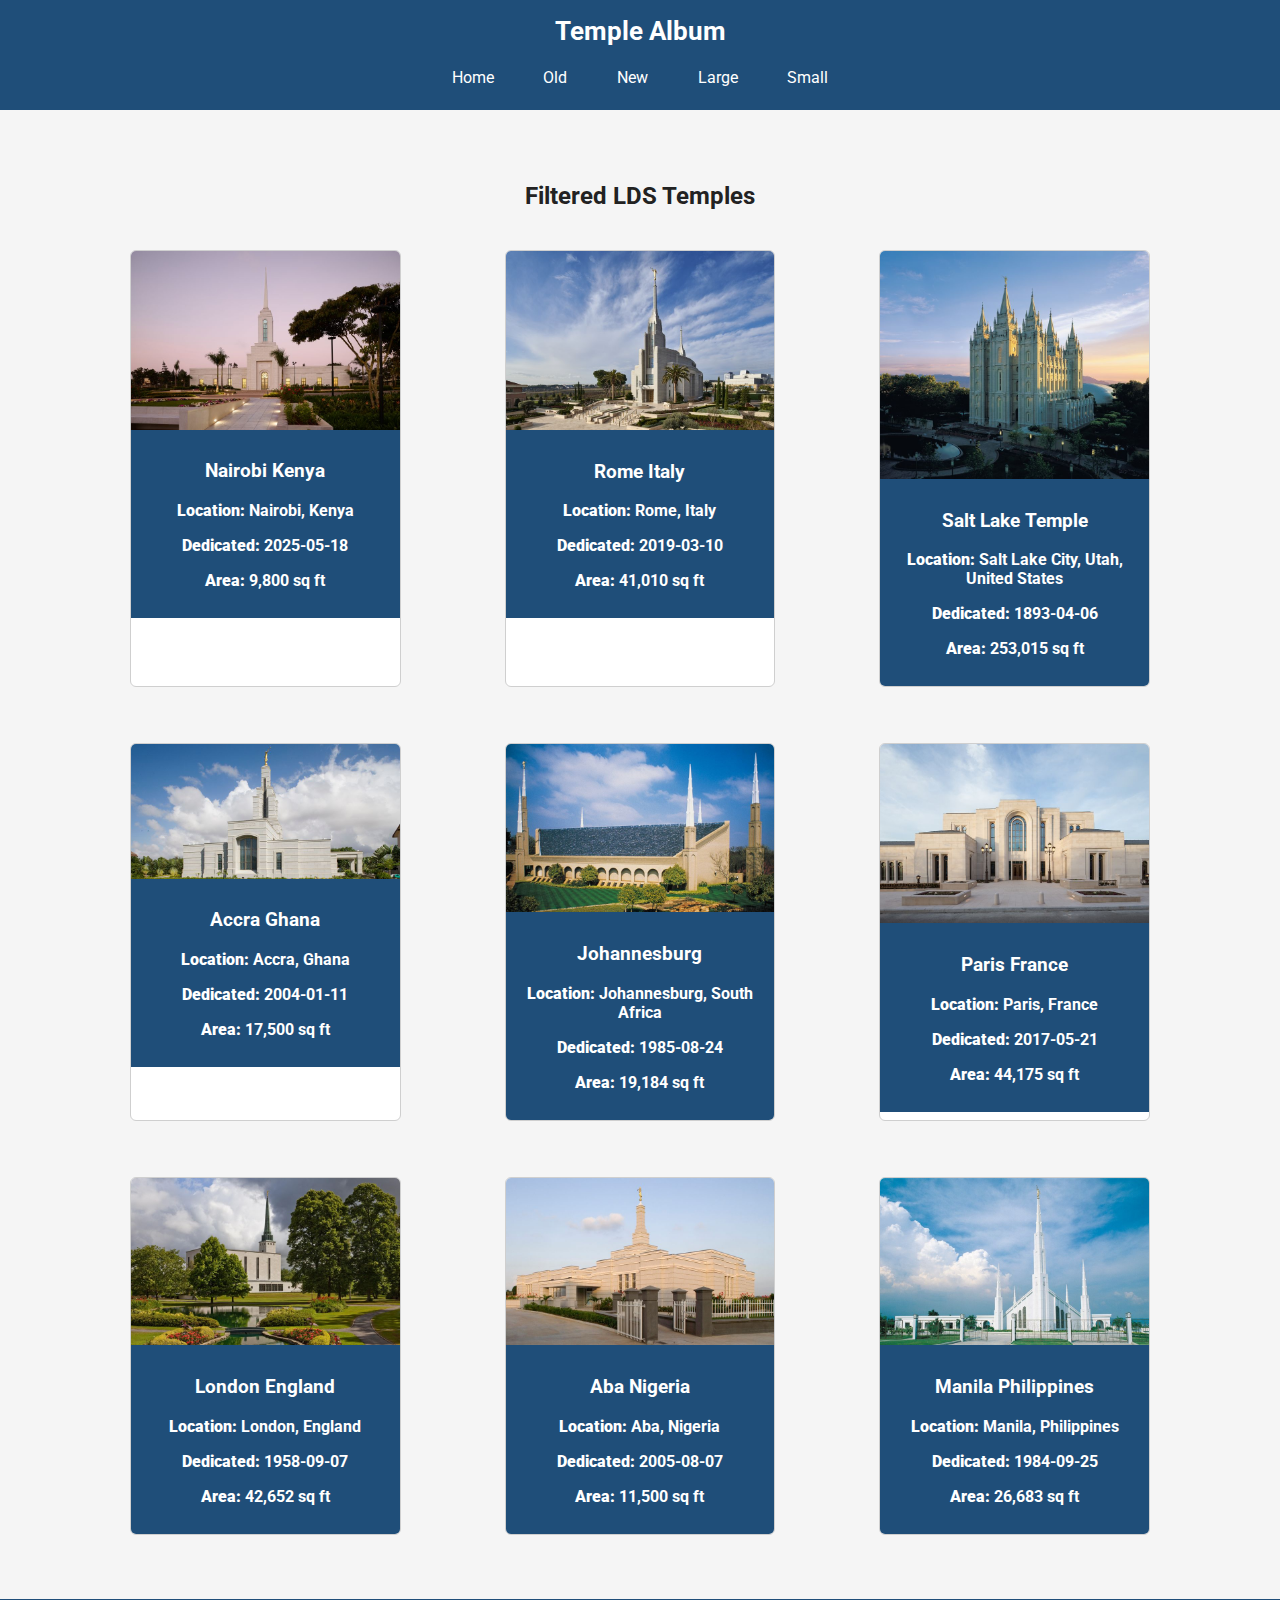
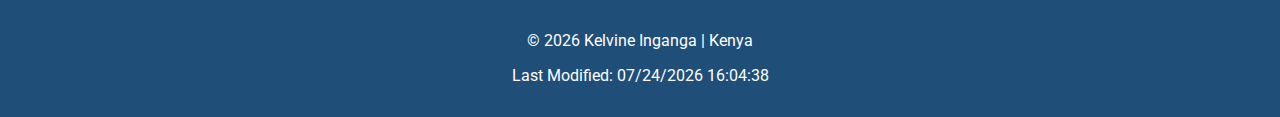
<file: filtered-temples.html>
<!DOCTYPE html>
<html lang="en">

<head>
    <meta charset="UTF-8" />
    <meta name="viewport" content="width=device-width, initial-scale=1.0" />
    <meta name="description" content="Explore a gallery of LDS temples around the world. Filter temples by age and size using JavaScript for a dynamic browsing experience.">
    <meta name="author" content="Kelvine Inganga" />

    <title>Filtered Temples | WDD 131</title>

    <!-- Google Fonts -->
    <link rel="preconnect" href="https://fonts.googleapis.com" />
    <link rel="preconnect" href="https://fonts.gstatic.com" crossorigin />
    <link href="https://fonts.googleapis.com/css2?family=Roboto:wght@400;700&display=swap" rel="stylesheet" />

    <!-- CSS -->
    <link rel="stylesheet" href="styles/filtered-temples.css" />
    <link rel="stylesheet" href="styles/filtered-temples-large.css" />

    <!-- JavaScript -->
    <script src="scripts/filtered-temples.js" defer></script>
</head>

<body>
    <header>
        <h1>Temple Album</h1>

        <nav class="navigation">
            <a href="#" id="home">Home</a>
            <a href="#" id="old">Old</a>
            <a href="#" id="new">New</a>
            <a href="#" id="large">Large</a>
            <a href="#" id="small">Small</a>
        </nav>
    </header>

    <main>
        <h2>Filtered LDS Temples</h2>
        <section class="gallery" id="temples"></section>
    </main>

    <footer>
        <p>&copy; <span id="currentyear"></span> Kelvine Inganga | Kenya</p>
        <p id="lastModified"></p>
    </footer>
</body>

</html>
</file>
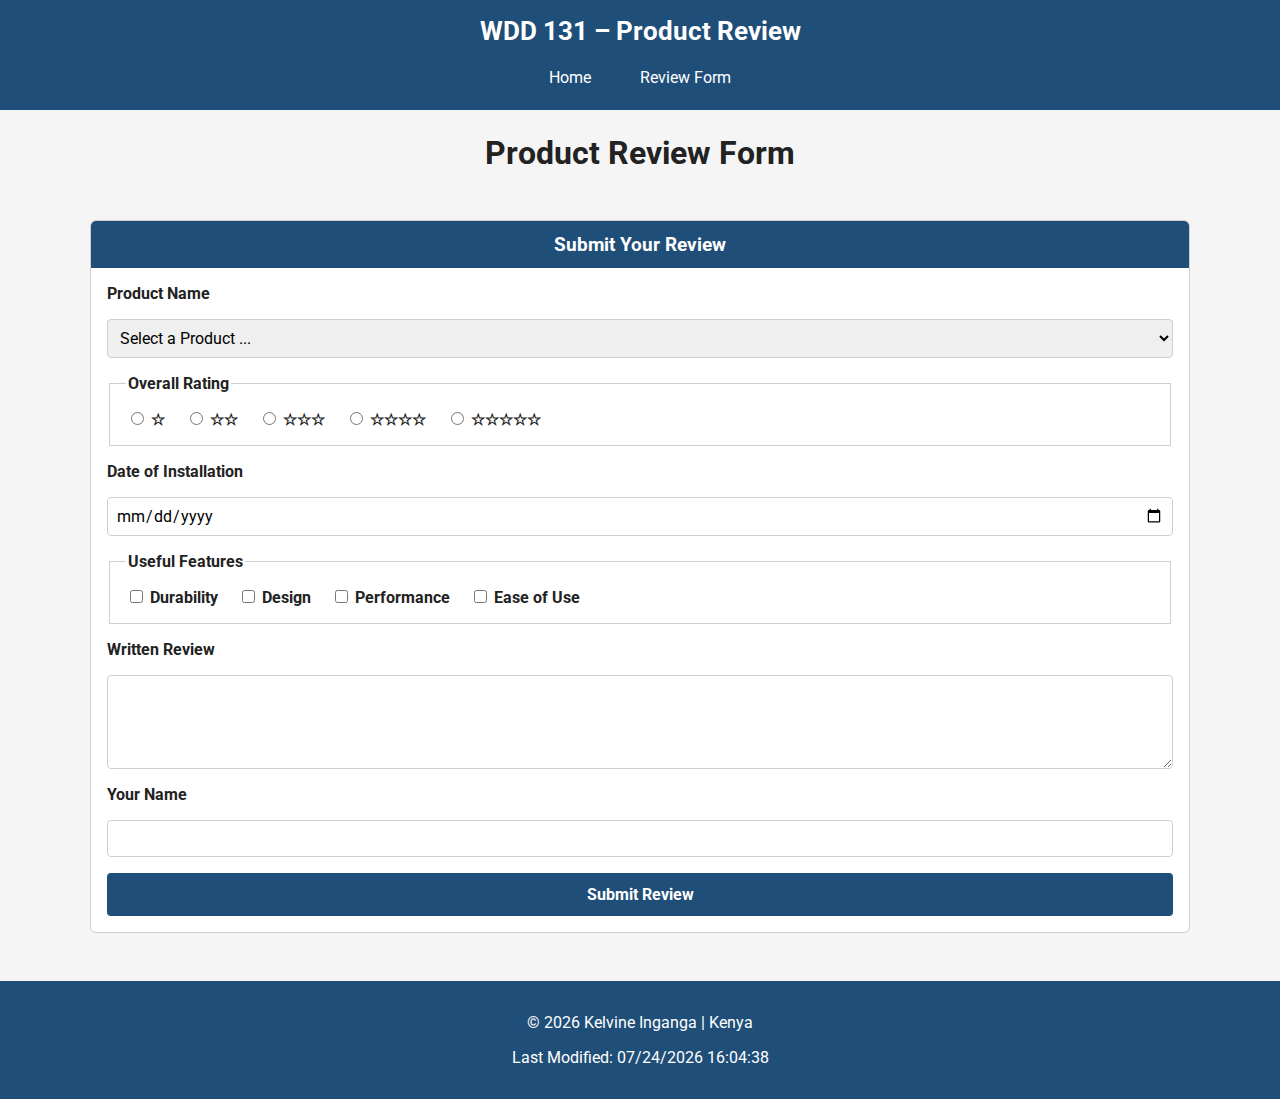
<file: form.html>
<!DOCTYPE html>
<html lang="en">

<head>
    <meta charset="UTF-8">
    <meta name="viewport" content="width=device-width, initial-scale=1.0">
    <meta name="description" content="Submit a detailed product review including ratings, features, installation date, and user feedback.">
    <meta name="author" content="Kelvine Inganga">
    <title>Product Review Form</title>

    <!-- Google Font -->
    <link rel="preconnect" href="https://fonts.googleapis.com">
    <link rel="preconnect" href="https://fonts.gstatic.com" crossorigin>
    <link href="https://fonts.googleapis.com/css2?family=Roboto:wght@400;700&display=swap" rel="stylesheet">

    <!-- CSS -->
    <link rel="stylesheet" href="styles/form.css">

    <!-- JavaScript -->
    <script src="scripts/form.js" defer></script>
</head>

<body>
    <header>
        <span id="course-title">WDD 131 – Product Review</span>
        <nav>
            <a href="index.html">Home</a>
            <a href="form.html">Review Form</a>
        </nav>
    </header>

    <h1>Product Review Form</h1>

    <main>
        <section class="card">
            <h2>Submit Your Review</h2>

            <form method="get" action="review.html">

                <!-- Product Name -->
                <label for="product">Product Name</label>
                <select id="product" name="product" required>
                <option value="" disabled selected>Select a Product ...</option>
            </select>

                <!-- Overall Rating -->
                <fieldset>
                    <legend>Overall Rating</legend>

                    <input type="radio" id="rating1" name="rating" value="1" required>
                    <label for="rating1">☆</label>

                    <input type="radio" id="rating2" name="rating" value="2" required>
                    <label for="rating2">☆☆</label>

                    <input type="radio" id="rating3" name="rating" value="3" required>
                    <label for="rating3">☆☆☆</label>

                    <input type="radio" id="rating4" name="rating" value="4" required>
                    <label for="rating4">☆☆☆☆</label>

                    <input type="radio" id="rating5" name="rating" value="5" required>
                    <label for="rating5">☆☆☆☆☆</label>
                </fieldset>


                <!-- Date of Installation -->
                <label for="installDate">Date of Installation</label>
                <input type="date" id="installDate" name="installDate" required>

                <!-- Useful Features -->
                <fieldset>
                    <legend>Useful Features</legend>

                    <input type="checkbox" id="feature1" name="features" value="durability">
                    <label for="feature1">Durability</label>

                    <input type="checkbox" id="feature2" name="features" value="design">
                    <label for="feature2">Design</label>

                    <input type="checkbox" id="feature3" name="features" value="performance">
                    <label for="feature3">Performance</label>

                    <input type="checkbox" id="feature4" name="features" value="ease">
                    <label for="feature4">Ease of Use</label>
                </fieldset>


                <!-- Written Review -->
                <label for="review">Written Review</label>
                <textarea id="review" name="review" rows="4"></textarea>

                <!-- User Name -->
                <label for="username">Your Name</label>
                <input type="text" id="username" name="username">

                <!-- Submit -->
                <input type="submit" value="Submit Review">

            </form>
        </section>
    </main>

    <footer>
        <p>&copy; <span id="currentyear"></span> Kelvine Inganga | Kenya</p>
        <p id="lastModified"></p>
    </footer>
</body>

</html>
</file>
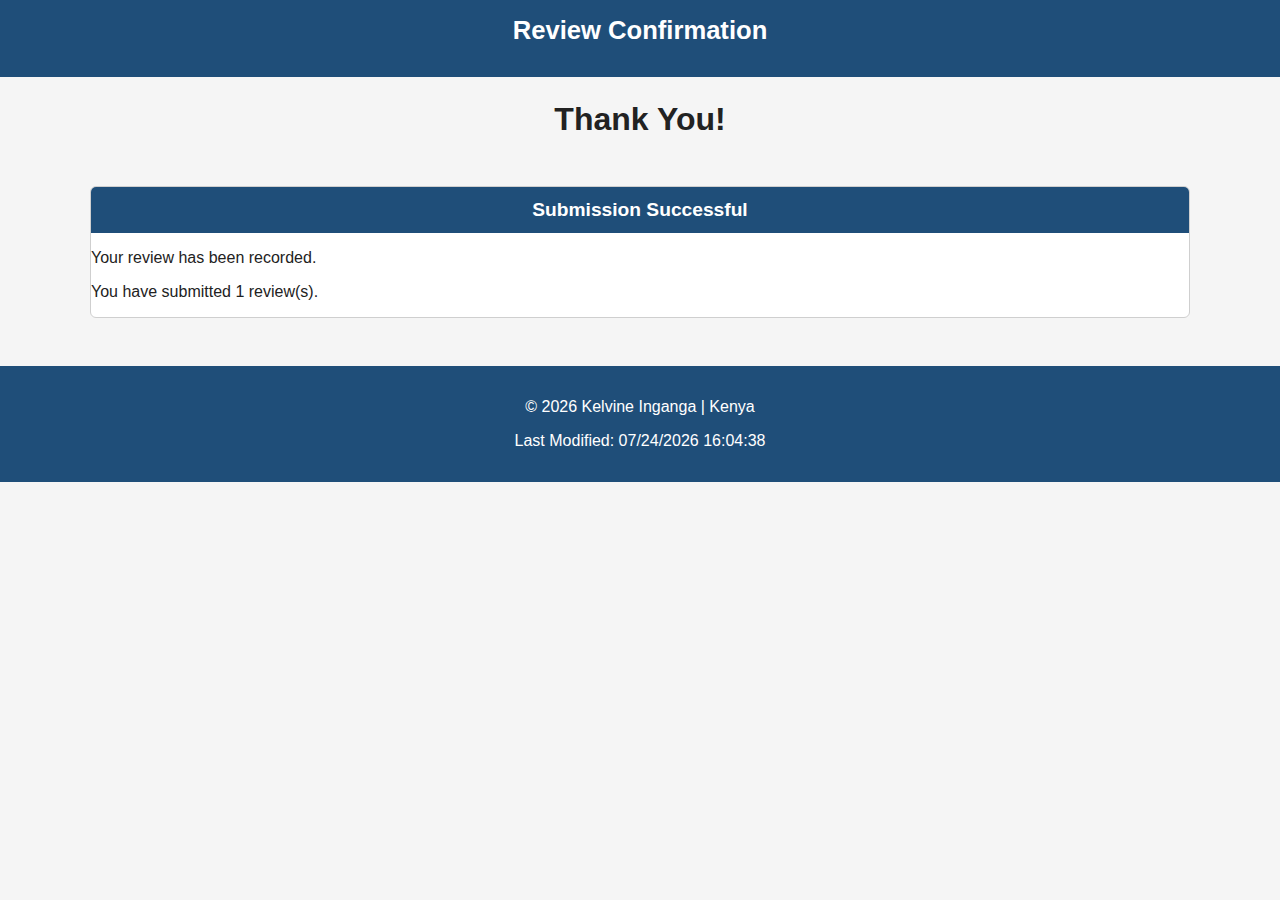
<file: review.html>
<!DOCTYPE html>
<html lang="en">

<head>
    <meta charset="UTF-8">
    <meta name="viewport" content="width=device-width, initial-scale=1.0">
    <title>Review Confirmation</title>
    <link rel="stylesheet" href="styles/form.css">
    <script src="scripts/form.js" defer></script>
</head>

<body>
    <header>
        <span id="course-title">Review Confirmation</span>
    </header>

    <h1>Thank You!</h1>

    <main>
        <section class="card">
            <h2>Submission Successful</h2>
            <p>Your review has been recorded.</p>
            <p id="reviewCount"></p>
        </section>
    </main>

    <footer>
        <p>&copy; <span id="currentyear"></span> Kelvine Inganga | Kenya</p>
        <p id="lastModified"></p>
    </footer>
</body>

</html>
</file>
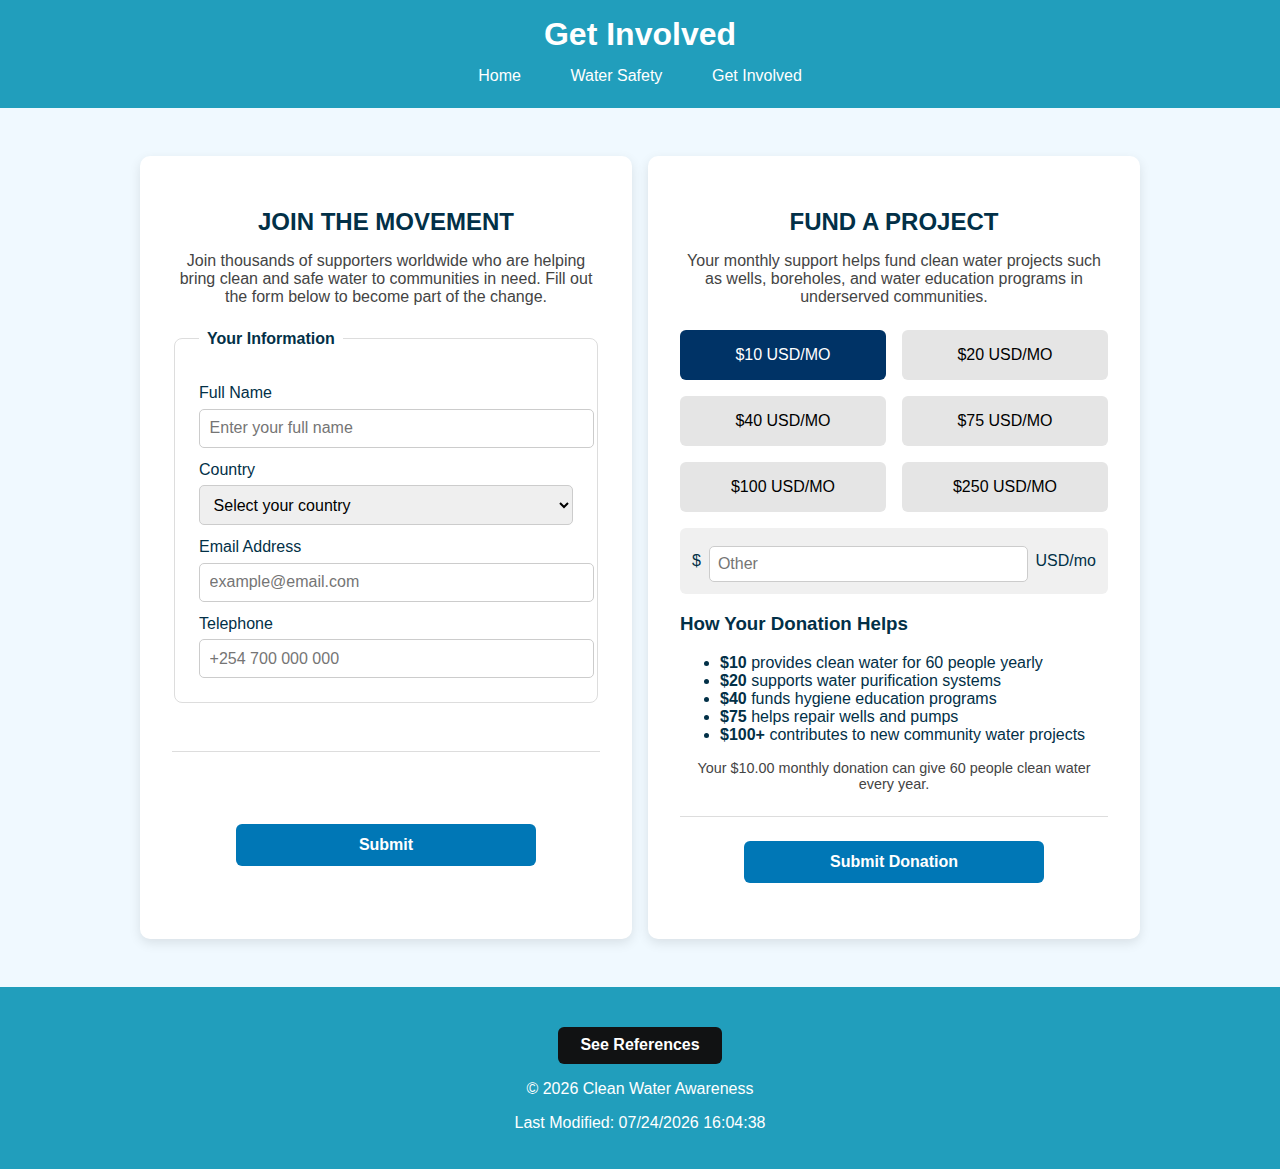
<file: project/get-involved.html>
<!DOCTYPE html>
<html lang="en">

<head>
    <meta charset="UTF-8">
    <meta name="viewport" content="width=device-width, initial-scale=1.0">
    <meta name="description" content="Get involved in clean water initiatives.">
    <title>Get Involved</title>

    <link rel="stylesheet" href="styles/site.css">
    <link rel="stylesheet" href="styles/site-large.css">
    <script src="scripts/site.js" defer></script>
</head>

<body>
    <header>
        <h1>Get Involved</h1>

        <nav class="navigation">
            <a href="index.html">Home</a>
            <a href="water-safety.html">Water Safety</a>
            <a href="get-involved.html">Get Involved</a>
        </nav>
    </header>

    <main>
        <!-- =========================
             JOIN THE MOVEMENT FORM
        ========================== -->
        <section class="card">
            <h2>JOIN THE MOVEMENT</h2>
            <p>
                Join thousands of supporters worldwide who are helping bring clean and safe water to communities in need. Fill out the form below to become part of the change.
            </p>

            <form id="donationForm">
                <fieldset>
                    <legend>Your Information</legend>

                    <label for="fullname">Full Name</label>
                    <input type="text" id="fullname" name="fullname" required placeholder="Enter your full name">

                    <label for="country">Country</label>
                    <select id="country" name="country" required>
                        <option value="">Select your country</option>
                        <option value="Kenya">Kenya</option>
                        <option value="Uganda">Uganda</option>
                        <option value="Tanzania">Tanzania</option>
                        <option value="Rwanda">Rwanda</option>
                        <option value="United States">United States</option>
                        <option value="United Kingdom">United Kingdom</option>
                        <option value="Other">Other</option>
                    </select>

                    <label for="email">Email Address</label>
                    <input type="email" id="email" name="email" required placeholder="example@email.com">

                    <label for="phone">Telephone</label>
                    <input type="tel" id="phone" name="phone" required placeholder="+254 700 000 000">
                </fieldset>

                <hr>
                <button type="submit" class="btn-submit">Submit</button>

            </form>

            <p id="formConfirmation"></p>
        </section>

        <!-- =========================
             FUND A PROJECT
        ========================== -->
        <section class="card">
            <h2>FUND A PROJECT</h2>

            <p class="section-intro">
                Your monthly support helps fund clean water projects such as wells, boreholes, and water education programs in underserved communities.
            </p>

            <div class="donation-layout">
                <!-- Donation Options -->
                <div class="donation-options">
                    <button type="button" class="amount active" data-value="10">$10 USD/MO</button>
                    <button type="button" class="amount" data-value="20">$20 USD/MO</button>
                    <button type="button" class="amount" data-value="40">$40 USD/MO</button>
                    <button type="button" class="amount" data-value="75">$75 USD/MO</button>
                    <button type="button" class="amount" data-value="100">$100 USD/MO</button>
                    <button type="button" class="amount" data-value="250">$250 USD/MO</button>

                    <div class="custom-amount">
                        <span>$</span>
                        <input type="number" id="otherAmount" min="1" placeholder="Other">
                        <span>USD/mo</span>
                    </div>
                </div>

                <!-- Donation Info -->
                <div class="donation-info">
                    <h3>How Your Donation Helps</h3>
                    <ul>
                        <li><strong>$10</strong> provides clean water for 60 people yearly</li>
                        <li><strong>$20</strong> supports water purification systems</li>
                        <li><strong>$40</strong> funds hygiene education programs</li>
                        <li><strong>$75</strong> helps repair wells and pumps</li>
                        <li><strong>$100+</strong> contributes to new community water projects</li>
                    </ul>
                </div>
            </div>

            <p class="donation-note" id="donationMessage">
                Your $10.00 monthly donation can give 60 people clean water every year.
            </p>

            <hr>
            <!-- Donation submit -->
            <button type="button" id="submitDonationBtn" class="btn-submit">Submit Donation</button>


            <p id="donationConfirmation"></p>
        </section>

    </main>

    <footer>
        <p>
            <a href="references.html" class="footer-btn">See References</a>
        </p>
        <p>&copy; <span id="year"></span> Clean Water Awareness</p>
        <p id="lastModified"></p>
    </footer>
</body>

</html>
</file>
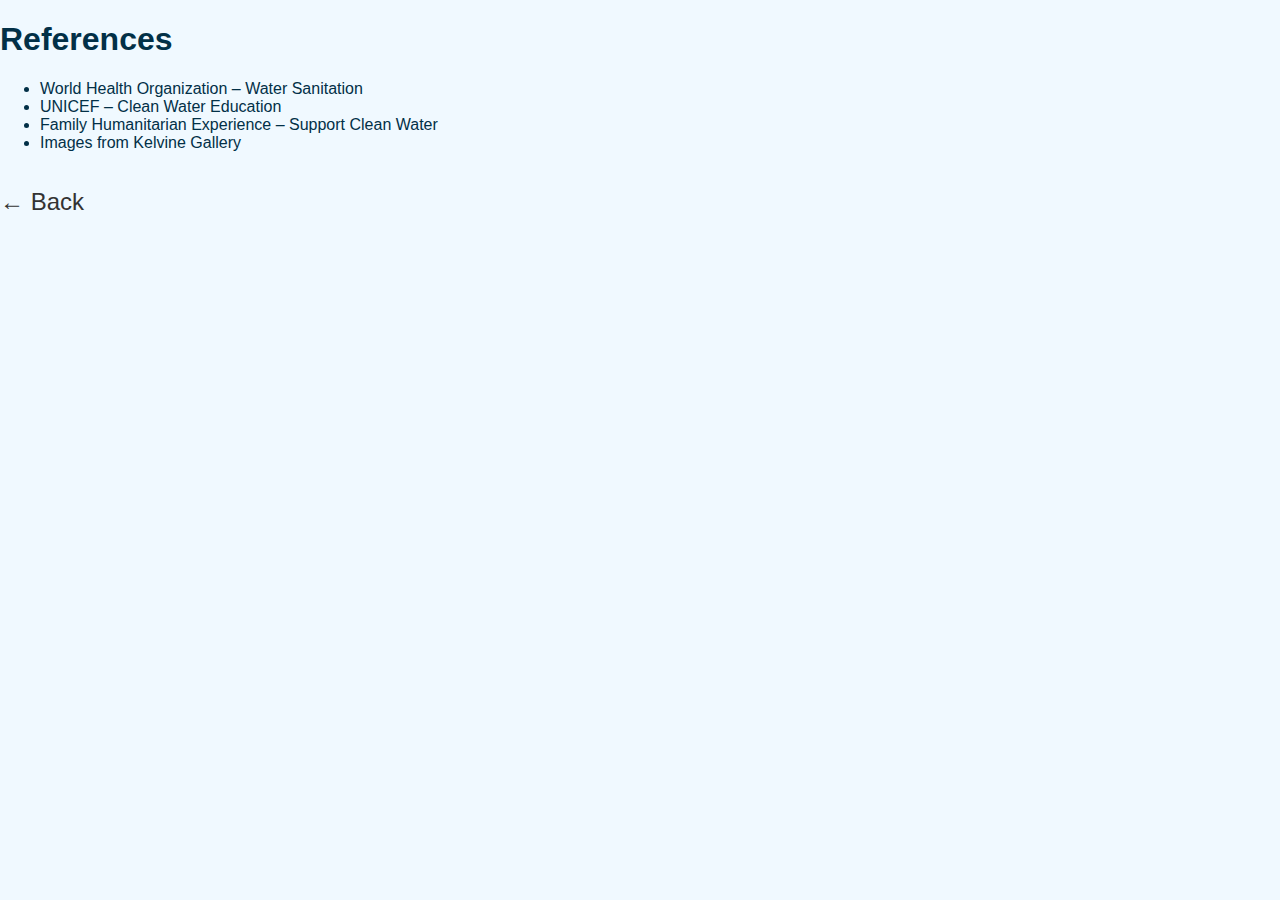
<file: project/references.html>
<!DOCTYPE html>
<html lang="en">

<head>
    <meta charset="UTF-8">
    <title>References</title>
    <link rel="stylesheet" href="styles/site.css">
    <link rel="stylesheet" href="styles/site-large.css">
    <script src="scripts/site.js" defer></script>

</head>

<body>
    <h1>References</h1>
    <ul>
        <li>World Health Organization – Water Sanitation</li>
        <li>UNICEF – Clean Water Education</li>
        <li>Family Humanitarian Experience – Support Clean Water</li>
        <li>Images from Kelvine Gallery</li>
    </ul>

    <a href="#" class="back-arrow" data-back>← Back</a>


</body>

</html>
</file>
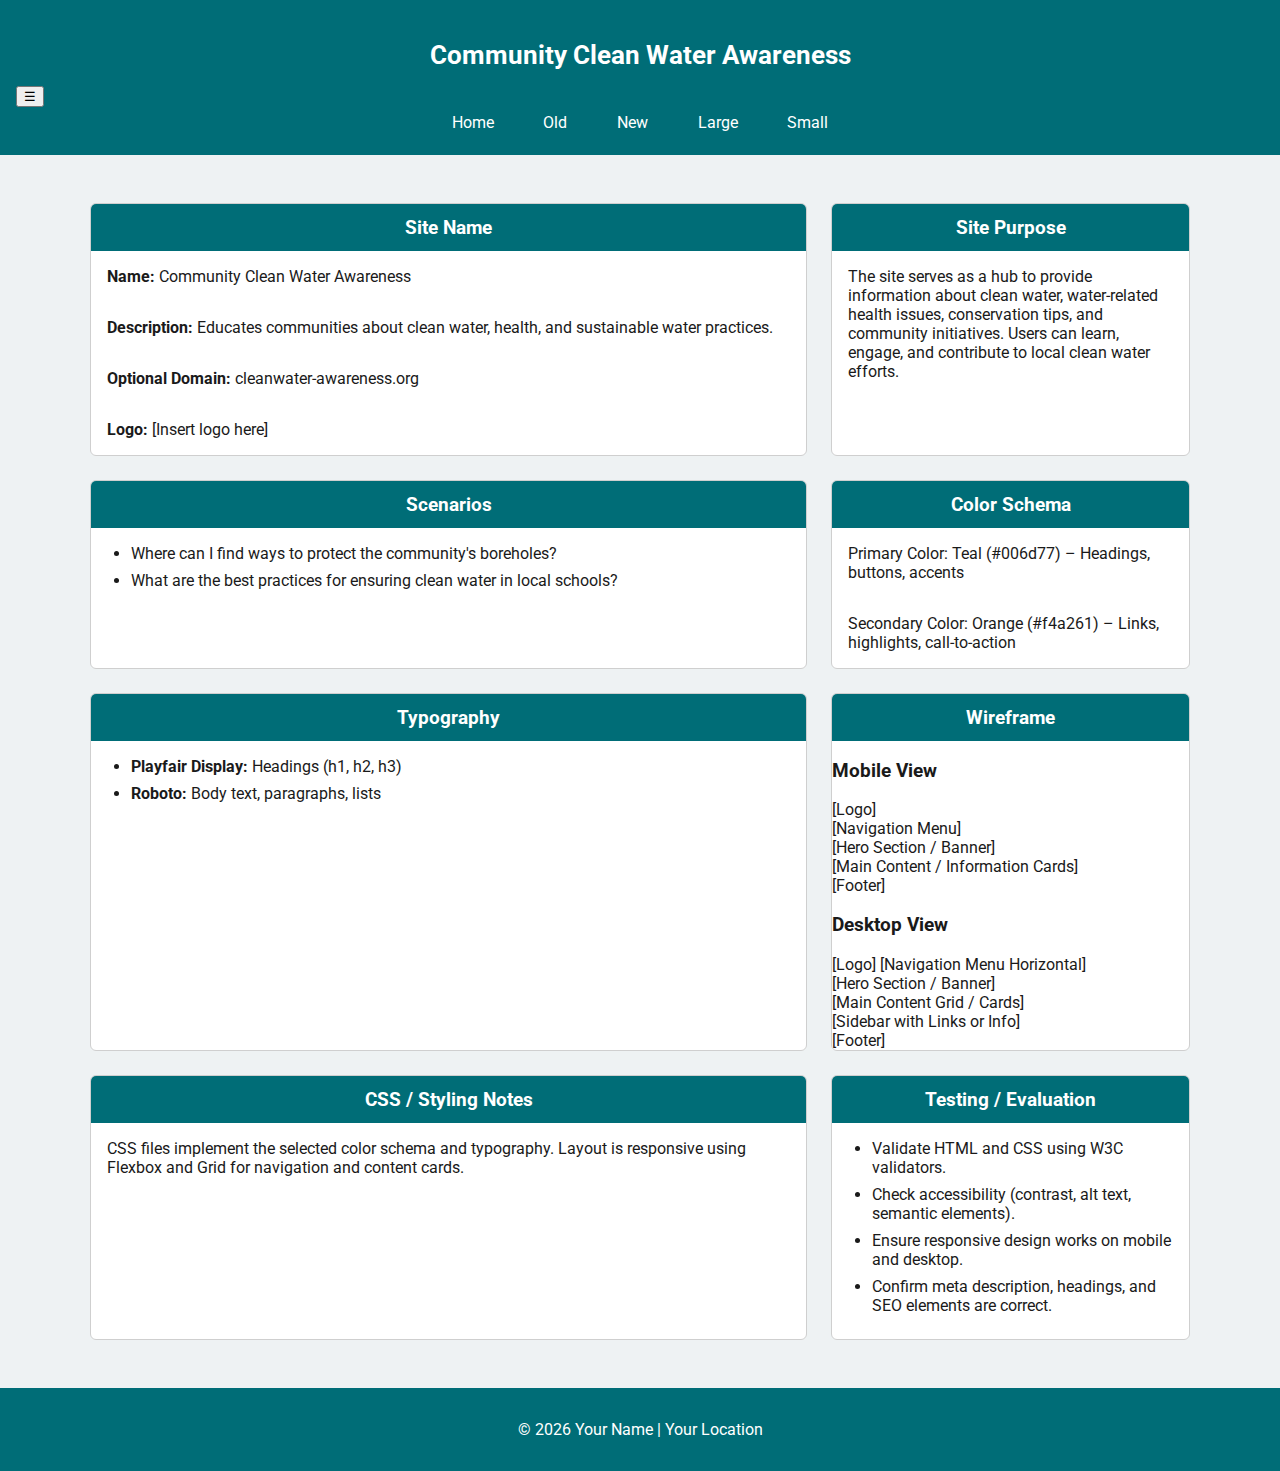
<file: project/siteplan.html>
<!DOCTYPE html>
<html lang="en">

<head>
    <meta charset="UTF-8">
    <meta name="viewport" content="width=device-width, initial-scale=1.0">
    <meta name="description" content="Website plan for Community Clean Water Awareness project, outlining purpose, scenarios, colors, fonts, and wireframe.">
    <meta name="author" content="Your Name">
    <title>Site Plan | Community Clean Water Awareness</title>

    <!-- Google Fonts -->
    <link rel="preconnect" href="https://fonts.googleapis.com">
    <link rel="preconnect" href="https://fonts.gstatic.com" crossorigin>
    <link href="https://fonts.googleapis.com/css2?family=Roboto:wght@400;700&family=Playfair+Display:wght@600&display=swap" rel="stylesheet">

    <!-- Site Plan CSS -->
    <link rel="stylesheet" href="styles/siteplan.css">
</head>

<body>

    <header>
        <h1 id="course-title">Community Clean Water Awareness</h1>
        <button id="menu" aria-label="Toggle Menu">☰</button>
        <nav class="navigation">
            <a href="#">Home</a>
            <a href="#">Old</a>
            <a href="#">New</a>
            <a href="#">Large</a>
            <a href="#">Small</a>
        </nav>
    </header>

    <main>
        <!-- Site Name -->
        <section class="card">
            <h2>Site Name</h2>
            <p><strong>Name:</strong> Community Clean Water Awareness</p>
            <p><strong>Description:</strong> Educates communities about clean water, health, and sustainable water practices.</p>
            <p><strong>Optional Domain:</strong> cleanwater-awareness.org</p>
            <p><strong>Logo:</strong> [Insert logo here]</p>
        </section>

        <!-- Site Purpose -->
        <section class="card">
            <h2>Site Purpose</h2>
            <p>The site serves as a hub to provide information about clean water, water-related health issues, conservation tips, and community initiatives. Users can learn, engage, and contribute to local clean water efforts.</p>
        </section>

        <!-- Scenarios -->
        <section class="card">
            <h2>Scenarios</h2>
            <ul>
                <li>Where can I find ways to protect the community's boreholes?</li>
                <li>What are the best practices for ensuring clean water in local schools?</li>
            </ul>
        </section>

        <!-- Color Schema -->
        <section class="card">
            <h2>Color Schema</h2>
            <p><span class="color-box" style="background-color:#006d77;"></span>Primary Color: Teal (#006d77) – Headings, buttons, accents</p>
            <p><span class="color-box" style="background-color:#f4a261;"></span>Secondary Color: Orange (#f4a261) – Links, highlights, call-to-action</p>
        </section>

        <!-- Typography -->
        <section class="card">
            <h2>Typography</h2>
            <ul>
                <li><strong>Playfair Display:</strong> Headings (h1, h2, h3)</li>
                <li><strong>Roboto:</strong> Body text, paragraphs, lists</li>
            </ul>
        </section>

        <!-- Wireframe -->
        <section class="card">
            <h2>Wireframe</h2>

            <h3>Mobile View</h3>
            <div class="wireframe">
                [Logo]<br> [Navigation Menu]<br> [Hero Section / Banner]<br> [Main Content / Information Cards]<br> [Footer]
            </div>

            <h3>Desktop View</h3>
            <div class="wireframe">
                [Logo] [Navigation Menu Horizontal]<br> [Hero Section / Banner]<br> [Main Content Grid / Cards]<br> [Sidebar with Links or Info]<br> [Footer]
            </div>
        </section>

        <!-- CSS / Styling Notes -->
        <section class="card">
            <h2>CSS / Styling Notes</h2>
            <p>CSS files implement the selected color schema and typography. Layout is responsive using Flexbox and Grid for navigation and content cards.</p>
        </section>

        <!-- Testing / Evaluation -->
        <section class="card">
            <h2>Testing / Evaluation</h2>
            <ul>
                <li>Validate HTML and CSS using W3C validators.</li>
                <li>Check accessibility (contrast, alt text, semantic elements).</li>
                <li>Ensure responsive design works on mobile and desktop.</li>
                <li>Confirm meta description, headings, and SEO elements are correct.</li>
            </ul>
        </section>
    </main>

    <footer>
        <p>&copy; <span id="currentyear"></span> Your Name | Your Location</p>
    </footer>

    <!-- Site Plan JS -->
    <script src="scripts/siteplan.js" defer></script>
</body>

</html>
</file>
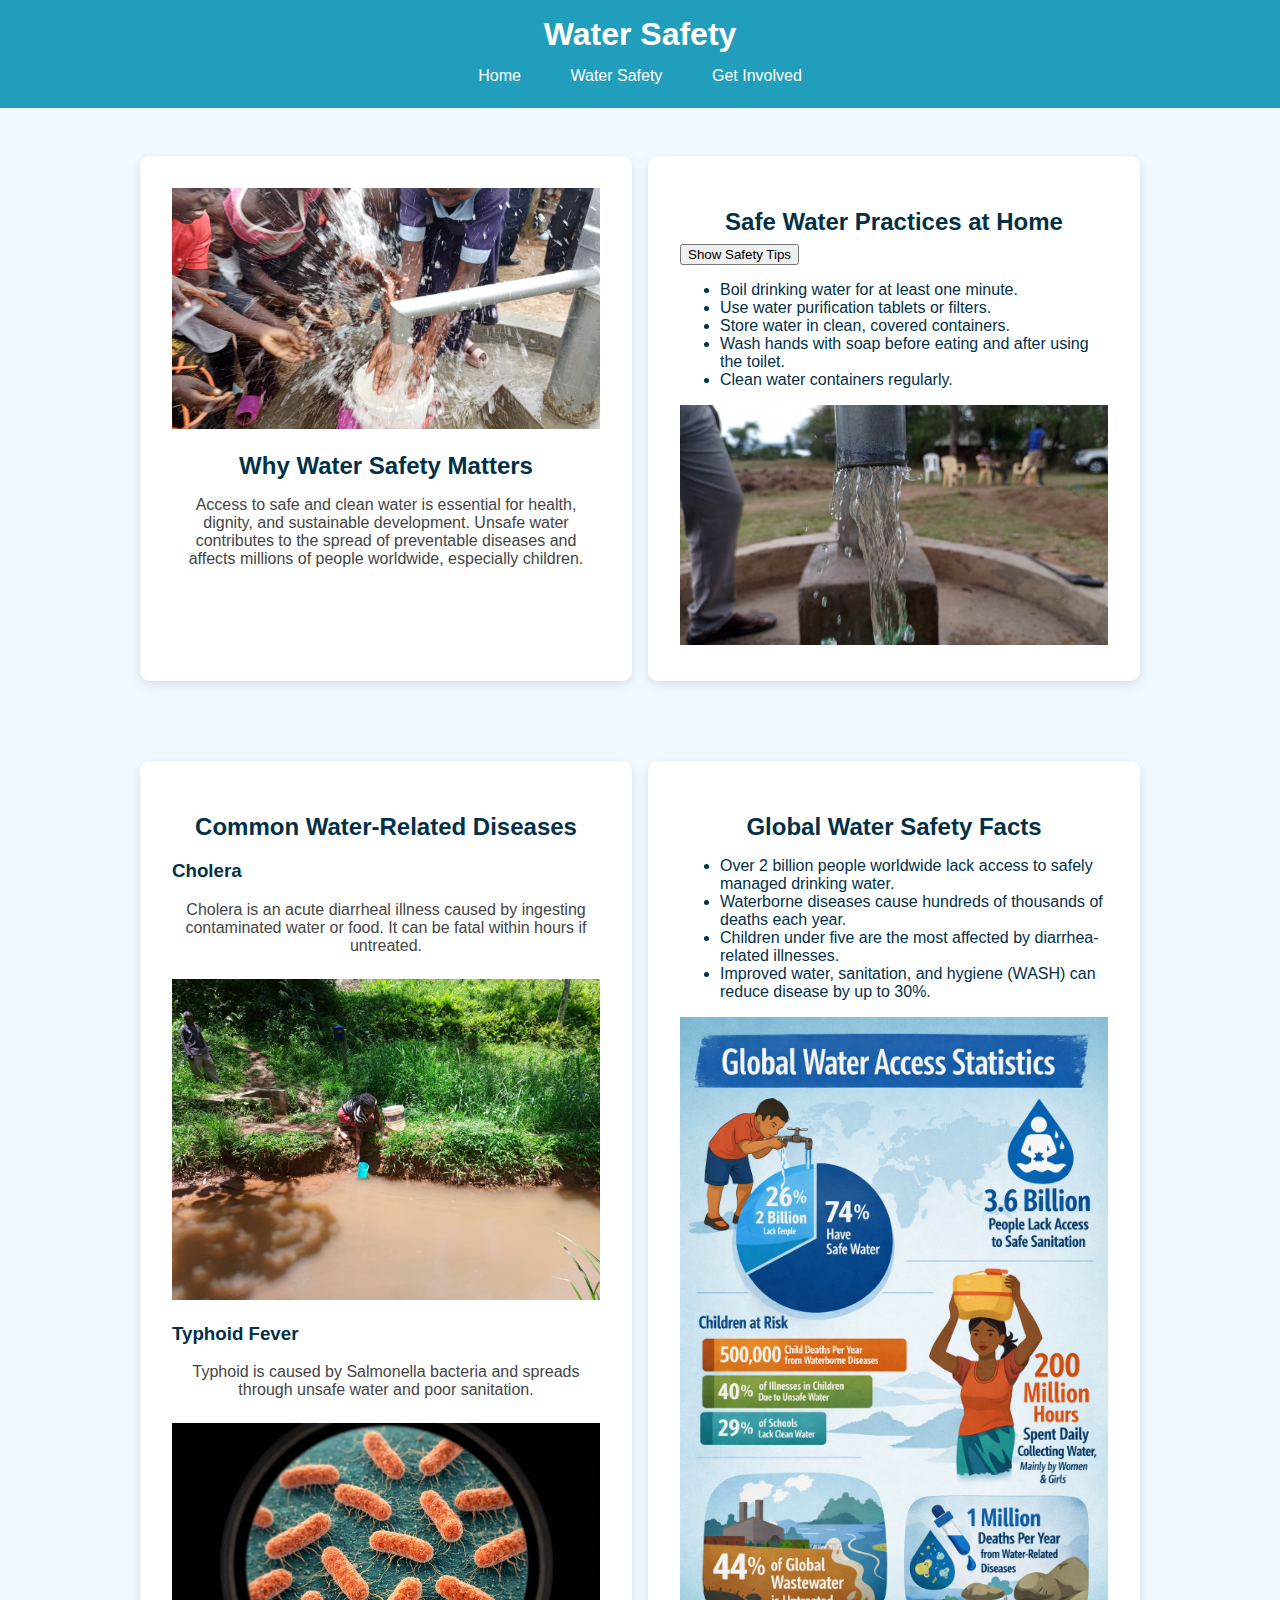
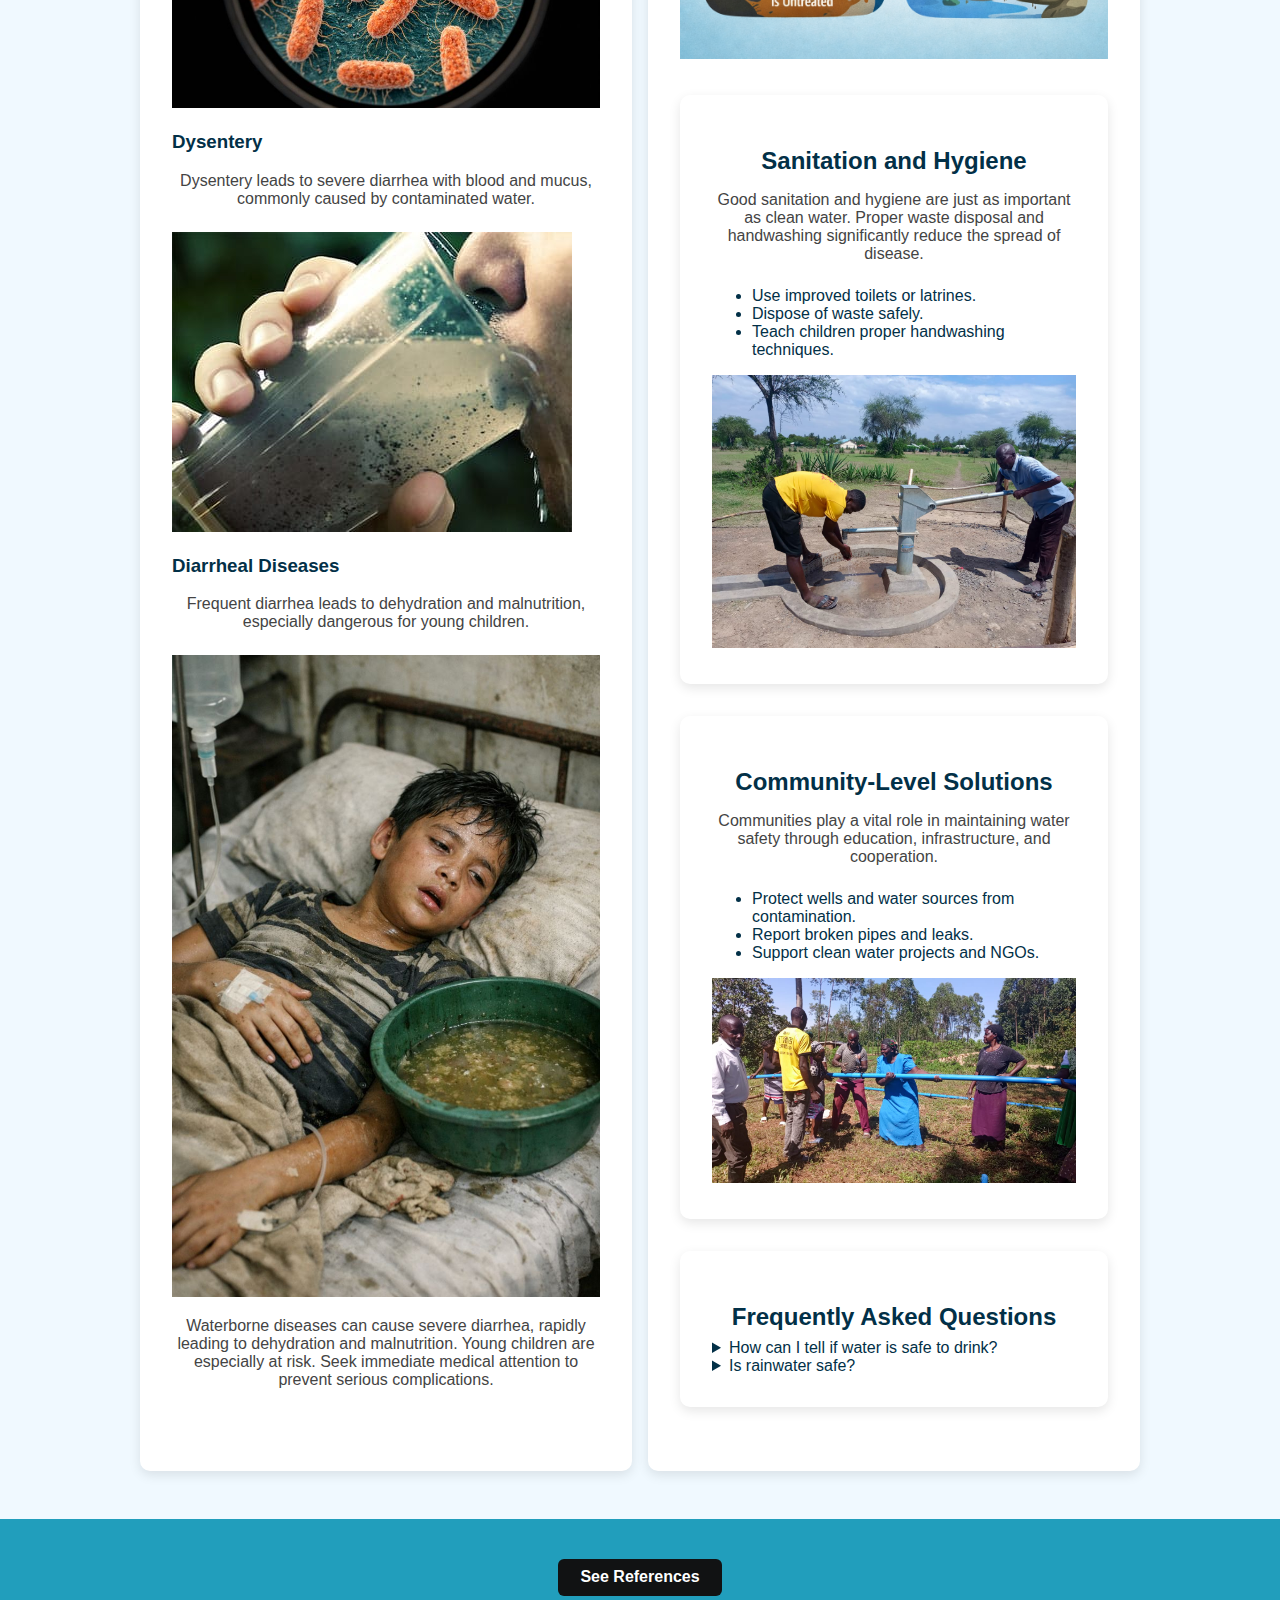
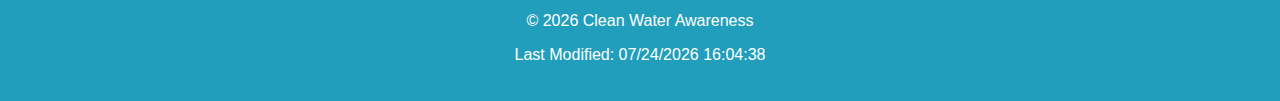
<file: project/water-safety.html>
<!DOCTYPE html>
<html lang="en">

<head>
    <meta charset="UTF-8">
    <meta name="viewport" content="width=device-width, initial-scale=1.0">
    <meta name="description" content="Comprehensive guide to water safety, hygiene, sanitation, and waterborne disease prevention.">
    <title>Water Safety & Clean Water Awareness</title>
    <link rel="stylesheet" href="styles/site.css">
    <link rel="stylesheet" href="styles/site-large.css">
    <script src="scripts/site.js" defer></script>
</head>

<body>
    <header>
        <h1>Water Safety</h1>

        <nav class="navigation">
            <a href="index.html">Home</a>
            <a href="water-safety.html" class="active">Water Safety</a>
            <a href="get-involved.html">Get Involved</a>

        </nav>
    </header>

    <main>
        <!-- HERO SECTION -->
        <section class="card">
            <img src="images/school.jpeg" alt="Community accessing clean water from a protected source">
            <div class="hero-text">
                <h2>Why Water Safety Matters</h2>
                <p>Access to safe and clean water is essential for health, dignity, and sustainable development. Unsafe water contributes to the spread of preventable diseases and affects millions of people worldwide, especially children.</p>
            </div>
        </section>


        </section>
        <!-- SAFE PRACTICES SECTION -->
        <section class="card">
            <h2>Safe Water Practices at Home</h2>
            <button id="showTips">Show Safety Tips</button>
            <ul id="tips">
                <li>Boil drinking water for at least one minute.</li>
                <li>Use water purification tablets or filters.</li>
                <li>Store water in clean, covered containers.</li>
                <li>Wash hands with soap before eating and after using the toilet.</li>
                <li>Clean water containers regularly.</li>
            </ul>
            <img src="images/clean.jpeg" alt="Boiling water to make it safe for drinking">
        </section>
        <!-- DISEASES SECTION -->
        <section class="card">
            <h2>Common Water-Related Diseases</h2>
            <article>
                <h3>Cholera</h3>
                <p>Cholera is an acute diarrheal illness caused by ingesting contaminated water or food. It can be fatal within hours if untreated.</p>
                <img src="images/dirt.jpeg" alt="Cholera prevention awareness illustration">
            </article>
            <article>
                <h3>Typhoid Fever</h3>
                <p>Typhoid is caused by Salmonella bacteria and spreads through unsafe water and poor sanitation.</p>
            </article>
            <img src="images/bacteria.png" alt="Typhoid bacteria illustration">
            <article>
                <h3>Dysentery</h3>
                <p>Dysentery leads to severe diarrhea with blood and mucus, commonly caused by contaminated water.</p>
            </article>
            <img src="images/dirty-water.jpeg" alt="Typhoid bacteria illustration">
            <article>
                <h3>Diarrheal Diseases</h3>
                <p>Frequent diarrhea leads to dehydration and malnutrition, especially dangerous for young children.</p>
            </article>
            <img src="images/disease.png" alt="Cholera prevention awareness illustration">
            <p>Waterborne diseases can cause severe diarrhea, rapidly leading to dehydration and malnutrition. Young children are especially at risk. Seek immediate medical attention to prevent serious complications.</p>

        </section>

        <!-- STATISTICS SECTION -->
        <section class="card stats">
            <h2>Global Water Safety Facts</h2>
            <ul>
                <li>Over 2 billion people worldwide lack access to safely managed drinking water.</li>
                <li>Waterborne diseases cause hundreds of thousands of deaths each year.</li>
                <li>Children under five are the most affected by diarrhea-related illnesses.</li>
                <li>Improved water, sanitation, and hygiene (WASH) can reduce disease by up to 30%.</li>
            </ul>
            <img src="images/infographic.png" alt="Infographic showing global water access statistics">


            <!-- SANITATION & HYGIENE -->
            <section class="card">
                <h2>Sanitation and Hygiene</h2>
                <p>Good sanitation and hygiene are just as important as clean water. Proper waste disposal and handwashing significantly reduce the spread of disease.</p>
                <ul>
                    <li>Use improved toilets or latrines.</li>
                    <li>Dispose of waste safely.</li>
                    <li>Teach children proper handwashing techniques.</li>
                </ul>
                <img src="images/cleaning.jpeg" alt="Proper handwashing with soap and clean water">
            </section>

            <!-- COMMUNITY ACTION -->
            <section class="card">
                <h2>Community-Level Solutions</h2>
                <p>Communities play a vital role in maintaining water safety through education, infrastructure, and cooperation.</p>
                <ul>
                    <li>Protect wells and water sources from contamination.</li>
                    <li>Report broken pipes and leaks.</li>
                    <li>Support clean water projects and NGOs.</li>
                </ul>
                <img src="images/society.jpeg" alt="Community members working on a clean water project">
            </section>

            <!-- FAQ SECTION -->
            <section class="card faq">
                <h2>Frequently Asked Questions</h2>
                <details>
                    <summary>How can I tell if water is safe to drink?</summary>
                    <p>Clear water is not always safe. Always treat or test water before drinking.</p>
                </details>
                <details>
                    <summary>Is rainwater safe?</summary>
                    <p>Rainwater can be safe if collected and stored properly, but it should still be treated.</p>
                </details>
            </section>
    </main>

    <footer>
        <p>
            <a href="references.html" class="footer-btn">See References</a>
            <p>&copy; <span id="year"></span> Clean Water Awareness</p>
        </p>
        <p id="lastModified"></p>
    </footer>

</body>

</html>
</file>
<file: styles/filtered-temples.css>
/* ===== Global Styles ===== */

body {
    font-family: "Roboto", Arial, sans-serif;
    background-color: #f5f5f5;
    color: #222;
    margin: 0;
}

h1,
h2 {
    text-align: center;
    margin: 1.5rem 0;
}


/* ===== Header ===== */

header {
    background-color: #1f4e79;
    color: white;
    padding: 1rem;
    position: relative;
}

header h1 {
    font-size: 1.6rem;
    font-weight: 700;
    margin: 0;
}


/* ===== Hamburger Button ===== */

#menu {
    position: absolute;
    top: 1rem;
    right: 1rem;
    font-size: 1.8rem;
    background: none;
    border: none;
    color: white;
    cursor: pointer;
}


/* ===== Navigation ===== */

nav {
    display: flex;
    /* Add this */
    flex-direction: column;
    /* Mobile first */
    align-items: center;
    gap: 0.5rem;
    margin-top: 1rem;
}

nav a {
    color: white;
    text-decoration: none;
    padding: 0.4rem 0.8rem;
}

nav a:hover {
    background-color: #163a5f;
    border-radius: 4px;
}


/* Hamburger open state */

nav.open {
    display: flex;
}


/* ===== Main Layout ===== */

main {
    max-width: 1100px;
    margin: 2rem auto;
    padding: 1rem;
}


/* ===== Gallery Grid ===== */

.gallery {
    display: grid;
    grid-template-columns: 1fr;
    gap: 1.5rem;
}


/* ===== Temple Card Style ===== */

figure {
    background-color: #ffffff;
    border: 1px solid #cfcfcf;
    border-radius: 6px;
    overflow: hidden;
}

figure img {
    width: 100%;
    height: auto;
    display: block;
}

figcaption {
    background-color: #1f4e79;
    color: white;
    text-align: center;
    padding: 0.75rem;
    font-weight: 700;
}


/* ===== Footer ===== */

footer {
    background-color: #1f4e79;
    color: white;
    text-align: center;
    padding: 1rem;
    margin-top: 2rem;
}
</file>
<file: styles/filtered-temples-large.css>
@media (min-width: 768px) {
    /* Hide hamburger */
    #menu {
        display: none;
    }
    /* Horizontal navigation */
    .navigation {
        display: flex;
        flex-direction: row;
        justify-content: center;
        gap: 1.5rem;
        margin-top: 1rem;
    }
    /* Grid layout for images */
    .gallery {
        grid-template-columns: repeat(auto-fit, minmax(280px, 1fr));
    }
}
</file>
<file: styles/form.css>
/* ===== Global Styles ===== */

body {
    font-family: "Roboto", Arial, sans-serif;
    background-color: #f5f5f5;
    color: #222;
    margin: 0;
}

main h1,
h1 {
    text-align: center;
    margin-top: 1.5rem;
    margin-bottom: 2rem;
}


/* ===== Header ===== */

header {
    background-color: #1f4e79;
    color: white;
    padding: 1rem;
}

#course-title {
    display: block;
    text-align: center;
    font-size: 1.6rem;
    font-weight: 700;
    margin-bottom: 1rem;
}


/* ===== Navigation ===== */

nav {
    display: flex;
    justify-content: center;
    gap: 1.5rem;
}

nav a {
    color: white;
    text-decoration: none;
    padding: 0.4rem 0.8rem;
}

nav a:hover {
    background-color: #163a5f;
    border-radius: 4px;
}


/* ===== Main Layout ===== */

main {
    max-width: 1100px;
    margin: 2rem auto;
    padding: 1rem;
    display: grid;
    grid-template-columns: 1fr;
}


/* ===== Card Style ===== */

.card {
    background-color: #ffffff;
    border: 1px solid #cfcfcf;
    border-radius: 6px;
    overflow: hidden;
}


/* Card Header */

.card h2 {
    background-color: #1f4e79;
    color: white;
    margin: 0;
    padding: 0.75rem;
    text-align: center;
    font-size: 1.2rem;
}


/* ===== Form Layout ===== */

form {
    padding: 1rem;
    display: grid;
    gap: 1rem;
}


/* Labels */

label {
    font-weight: 700;
}


/* Inputs */

input,
select,
textarea {
    font-family: inherit;
    padding: 0.5rem;
    font-size: 1rem;
    border: 1px solid #cfcfcf;
    border-radius: 4px;
}


/* Fieldsets */

fieldset {
    border: 1px solid #cfcfcf;
    padding: 1rem;
}

legend {
    font-weight: 700;
}


/* Radio & Checkbox spacing */

fieldset label {
    display: inline-block;
    margin-right: 1rem;
}


/* Submit Button */

input[type="submit"] {
    background-color: #1f4e79;
    color: white;
    border: none;
    padding: 0.75rem;
    font-weight: 700;
    cursor: pointer;
}

input[type="submit"]:hover {
    background-color: #163a5f;
}


/* ===== Footer ===== */

footer {
    background-color: #1f4e79;
    color: white;
    text-align: center;
    padding: 1rem;
    margin-top: 2rem;
}


/* ===== Responsive ===== */

@media (max-width: 768px) {
    main {
        margin: 1rem;
    }
}
</file>
<file: project/styles/site.css>
/* ===== GENERAL STYLES ===== */

body {
    font-family: Roboto, Arial, sans-serif;
    margin: 0;
    background-color: #f0f9ff;
    color: #023047;
}

img {
    max-width: 100%;
}


/* ===== HEADER ===== */

header {
    background-color: #219ebc;
    color: white;
    padding: 1rem;
    text-align: center;
}


/* ===== Navigation ===== */

nav {
    display: flex;
    justify-content: center;
    gap: 1.5rem;
}

nav a {
    color: white;
    text-decoration: none;
    padding: 0.4rem 0.8rem;
}

nav a:hover {
    background-color: #163a5f;
    border-radius: 4px;
}


/* ===== Main Layout ===== */

main {
    max-width: 1100px;
    margin: 2rem auto;
    padding: 1rem;
    display: grid;
    grid-template-columns: 1fr;
}

.card {
    background-color: #ffffff;
    border-radius: 10px;
    padding: 2rem;
    margin: 2rem auto;
    max-width: 700px;
    box-shadow: 0 4px 12px rgba(0, 0, 0, 0.1);
}

.card h2 {
    text-align: center;
    margin-bottom: 0.5rem;
}

.card p {
    text-align: center;
    margin-bottom: 1.5rem;
    color: #444;
}


/* ===== DONATION OPTIONS ===== */

.donation-options {
    display: grid;
    grid-template-columns: repeat(auto-fit, minmax(140px, 1fr));
    gap: 1rem;
    margin-bottom: 1rem;
}

.amount {
    padding: 1rem;
    font-size: 1rem;
    border-radius: 6px;
    border: none;
    background-color: #e5e5e5;
    cursor: pointer;
}

.amount.active {
    background-color: #003366;
    color: #ffffff;
}

.custom-amount {
    grid-column: 1 / -1;
    display: flex;
    align-items: center;
    gap: 0.5rem;
    padding: 0.75rem;
    background-color: #f0f0f0;
    border-radius: 6px;
}

.custom-amount input {
    flex: 1;
    padding: 0.5rem;
}

.donation-note {
    font-size: 0.9rem;
    color: #444;
    text-align: center;
}


/* ===== FORM STYLING ===== */

form {
    display: flex;
    flex-direction: column;
    gap: 1.5rem;
}

fieldset {
    border: 1px solid #ddd;
    border-radius: 8px;
    padding: 1.5rem;
}

legend {
    font-weight: bold;
    padding: 0 0.5rem;
}

label {
    display: block;
    margin-top: 1rem;
    font-weight: 500;
}

input,
select {
    width: 100%;
    padding: 0.6rem;
    margin-top: 0.4rem;
    border-radius: 5px;
    border: 1px solid #ccc;
    font-size: 1rem;
}

input:focus,
select:focus {
    outline: none;
    border-color: #0077b6;
}


/* Radio Buttons */

fieldset label input[type="radio"] {
    margin-right: 0.6rem;
}

fieldset label {
    display: flex;
    align-items: center;
    margin-top: 0.8rem;
    cursor: pointer;
}


/* Divider */

hr {
    border: none;
    height: 1px;
    background-color: #ddd;
    margin: 1.5rem 0;
}

.btn-submit {
    width: 100%;
    max-width: 300px;
    margin: 1.5rem auto 0;
    display: block;
    padding: 0.75rem 1.5rem;
    font-size: 1rem;
    font-weight: 600;
    background-color: #0077b6;
    color: #ffffff;
    border: none;
    border-radius: 6px;
    cursor: pointer;
    transition: background-color 0.3s ease, transform 0.2s ease;
}

.btn-submit:hover {
    background-color: #005f8a;
    transform: translateY(-1px);
}


/* Confirmation Message */

#confirmation {
    margin-top: 1rem;
    text-align: center;
    font-weight: bold;
    color: green;
}


/* ===== FOOTER ===== */

footer {
    background-color: #219ebc;
    color: #ffffff;
    padding: 1.5rem;
    text-align: center;
}

footer p {
    margin-bottom: 0.8rem;
}

.footer-btn {
    display: inline-block;
    padding: 0.6rem 1.4rem;
    background-color: #111213;
    color: #ffffff;
    text-decoration: none;
    border-radius: 6px;
    font-weight: 600;
    transition: background-color 0.3s ease, transform 0.2s ease;
}

.footer-btn:hover {
    background-color: #0096c7;
    transform: translateY(-2px);
}

.footer-btn:focus {
    outline: 2px solid #ffffff;
    outline-offset: 2px;
}


/* ===== BACK ARROW ===== */

.back-arrow {
    display: inline-block;
    margin-top: 20px;
    font-size: 24px;
    text-decoration: none;
    color: #333;
}

.back-arrow:hover {
    color: #007BFF;
}


/* Make confirmation messages green */

#formConfirmation.thank-you,
#donationConfirmation.thank-you {
    color: #2e7d32;
    /* Dark green */
    font-weight: bold;
    margin-top: 10px;
    display: block;
    /* ensure it behaves like a block element */
}


/* ===== RESPONSIVE ===== */

@media (max-width: 600px) {
    .card {
        padding: 1.5rem;
    }
}

main {
    max-width: 1000px;
    margin: auto;
    display: grid;
    grid-template-columns: 1fr 1fr;
    gap: 1rem;
}
</file>
<file: project/styles/site-large.css>
/* ===== HEADER & NAV ===== */

header {
    background-color: #219ebc;
    color: white;
    padding: 1rem;
    text-align: center;
    position: relative;
}

header h1 {
    margin: 0;
}


/* Desktop nav */

.navigation {
    display: flex;
    justify-content: center;
    gap: 1.5rem;
    margin-top: 0.5rem;
}

.navigation a {
    color: white;
    text-decoration: none;
    padding: 0.4rem 0.8rem;
    border-radius: 4px;
    transition: background 0.3s ease;
}

.navigation a:hover {
    background-color: #163a5f;
}


/* ===== MOBILE MENU ===== */

.menu-toggle {
    display: none;
    /* hidden on desktop */
    background: none;
    border: none;
    font-size: 2rem;
    color: white;
    cursor: pointer;
    position: absolute;
    top: 1rem;
    right: 1rem;
}


/* Mobile nav hidden by default */

@media (max-width: 768px) {
    .menu-toggle {
        display: block;
    }
    .navigation {
        flex-direction: column;
        gap: 0;
        position: absolute;
        top: 60px;
        /* below header */
        right: 0;
        width: 200px;
        background-color: #219ebc;
        display: none;
        border-radius: 0 0 8px 8px;
        box-shadow: 0 4px 10px rgba(0, 0, 0, 0.2);
        z-index: 1000;
    }
    .navigation a {
        padding: 1rem;
        border-bottom: 1px solid #167a9c;
        text-align: left;
    }
    .navigation.show {
        display: flex;
    }
}


/* ===== MAIN LAYOUT RESPONSIVENESS ===== */

@media (max-width: 900px) {
    main {
        grid-template-columns: 1fr;
        padding: 1rem;
        gap: 1.5rem;
    }
    .card {
        margin: 1.5rem auto;
        padding: 1.5rem;
    }
    .donation-options {
        grid-template-columns: repeat(auto-fit, minmax(120px, 1fr));
    }
    .custom-amount input {
        padding: 0.4rem;
    }
    .btn-submit {
        max-width: 250px;
        padding: 0.65rem 1.2rem;
        font-size: 0.95rem;
    }
}

@media (max-width: 600px) {
    main {
        grid-template-columns: 1fr;
        gap: 1rem;
        padding: 0.8rem;
    }
    .card {
        padding: 1rem;
        margin: 1rem auto;
    }
    .card h2 {
        font-size: 1.3rem;
    }
    .card p,
    .donation-note {
        font-size: 0.85rem;
    }
    .donation-options {
        grid-template-columns: 1fr;
        gap: 0.7rem;
    }
    .custom-amount {
        flex-direction: column;
        gap: 0.3rem;
    }
    .custom-amount input {
        width: 100%;
        padding: 0.5rem;
    }
    .btn-submit {
        max-width: 100%;
        font-size: 0.9rem;
        padding: 0.6rem 1rem;
    }
}

@media (max-width: 400px) {
    .card h2 {
        font-size: 1.1rem;
    }
    .card p,
    .donation-note {
        font-size: 0.8rem;
    }
    .donation-options {
        gap: 0.5rem;
    }
    .custom-amount {
        padding: 0.5rem;
    }
    .btn-submit {
        font-size: 0.85rem;
        padding: 0.5rem 0.8rem;
    }
}
</file>
<file: project/styles/siteplan.css>
/* ===== Global Styles ===== */

body {
    font-family: "Roboto", Arial, sans-serif;
    background-color: #eef2f3;
    /* Light neutral background */
    color: #1a1a1a;
    /* Dark text for readability */
    margin: 0;
}

main h1,
h1 {
    text-align: center;
    margin-top: 1.5rem;
    margin-bottom: 2rem;
}


/* ===== Header ===== */

header {
    background-color: #006d77;
    /* Changed from #1f4e79 */
    color: white;
    padding: 1rem;
}

#course-title {
    display: block;
    text-align: center;
    font-size: 1.6rem;
    font-weight: 700;
    margin-bottom: 1rem;
}


/* ===== Navigation ===== */

nav {
    display: flex;
    justify-content: center;
    gap: 1.5rem;
}

nav a {
    color: white;
    text-decoration: none;
    padding: 0.4rem 0.8rem;
}

nav a:hover {
    background-color: #004d56;
    /* Darker accent hover */
    border-radius: 4px;
}


/* ===== Main Layout ===== */

main {
    max-width: 1100px;
    margin: 2rem auto;
    padding: 1rem;
    display: grid;
    grid-template-columns: 2fr 1fr;
    gap: 1.5rem;
}


/* ===== Card Style ===== */

.card {
    background-color: #ffffff;
    border: 1px solid #cfcfcf;
    border-radius: 6px;
    overflow: hidden;
}


/* Card Header */

.card h2 {
    background-color: #006d77;
    /* Match header color */
    color: white;
    margin: 0;
    padding: 0.75rem;
    text-align: center;
    font-size: 1.2rem;
}


/* Card Content */

.card p,
.card ul {
    padding: 1rem;
    margin: 0;
}


/* ===== About Me Image ===== */

.card img {
    max-width: 180px;
    float: right;
    margin: 1rem;
    border: 1px solid #aaa;
}


/* ===== Country Section ===== */

.country {
    display: grid;
    grid-template-columns: 120px 1fr;
    gap: 1rem;
    padding: 1rem;
    align-items: center;
}

.country img {
    max-width: 120px;
    border: 1px solid #aaa;
}


/* ===== Resources List ===== */

.card ul {
    list-style: disc;
    padding-left: 2.5rem;
}

.card ul li {
    margin-bottom: 0.5rem;
}


/* ===== Footer ===== */

footer {
    background-color: #006d77;
    /* Match header */
    color: white;
    text-align: center;
    padding: 1rem;
    margin-top: 2rem;
}


/* ===== Responsive ===== */

@media (max-width: 768px) {
    main {
        grid-template-columns: 1fr;
    }
    .card img {
        float: none;
        display: block;
        margin: 1rem auto;
    }
}
</file>
